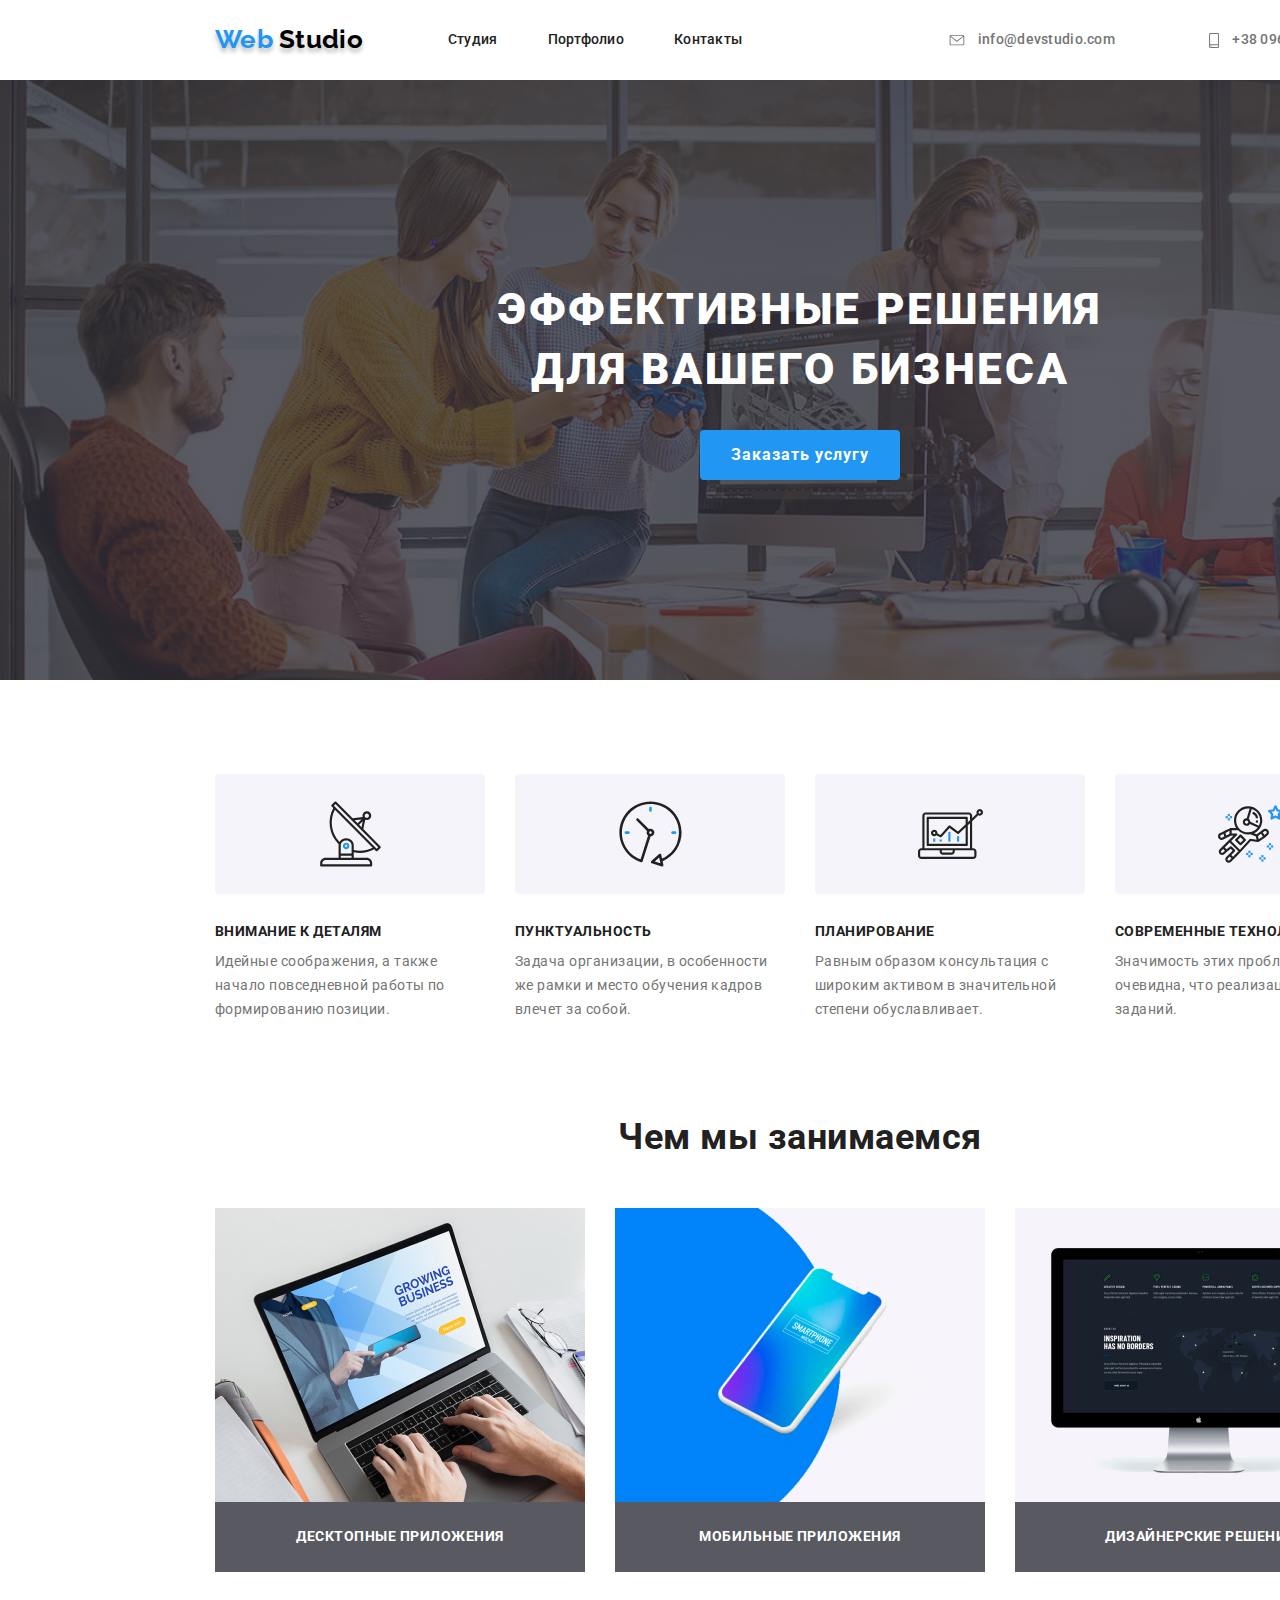
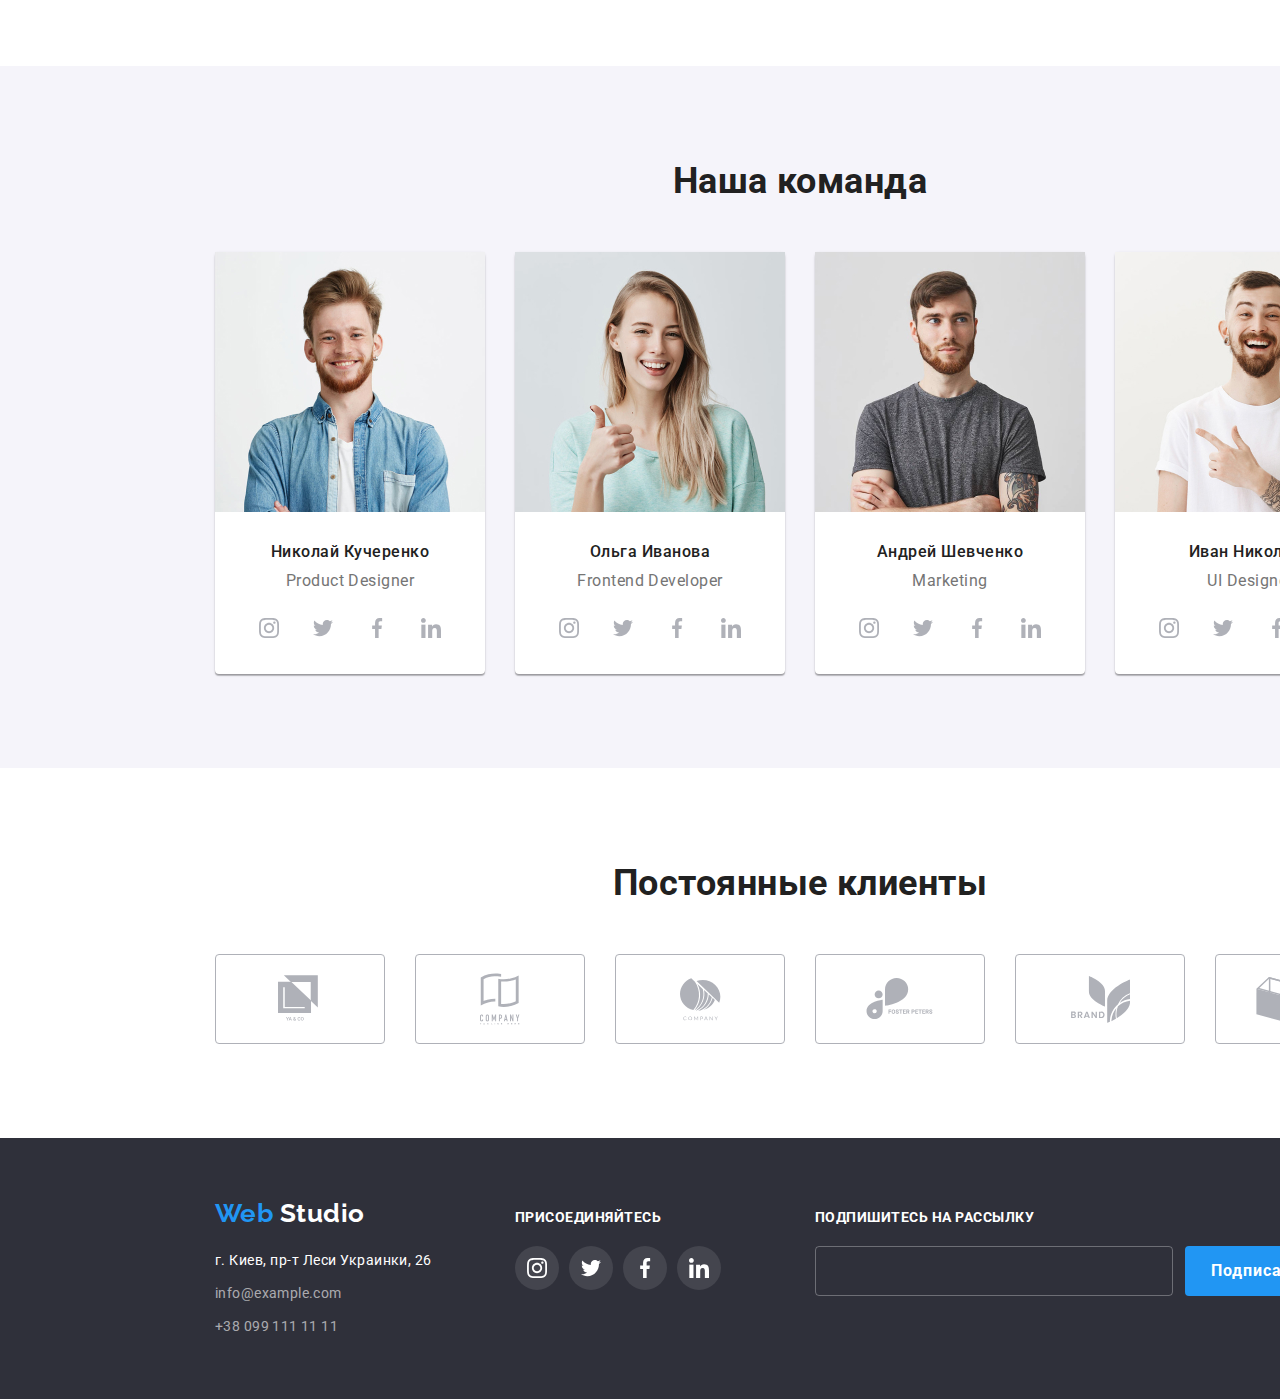
<file: index.html>
<!DOCTYPE html>
<html lang="ru">
<head>
    <meta charset="UTF-8">
    <meta http-equiv="X-UA-Compatible" content="IE=edge">
    <meta name="viewport" content="width=device-width, initial-scale=1.0">
    <link rel="stylesheet" href="https://fonts.googleapis.com/css2?family=Raleway:wght@700&family=Roboto:wght@400;500;700;900&display=swap">
    <link rel="stylesheet" href="https://cdnjs.cloudflare.com/ajax/libs/modern-normalize/1.1.0/modern-normalize.min.css">
    <link rel="stylesheet" href="./style.css">
    <title>Web Studio</title>
</head>
<body>
    <header id="header">
        <div class="container">
            <nav class="nav">
                <a class="logo" href="./index.html"> <span class="accent-logo">Web</span> Studio</a>
                <ul class="main-nav">
                    <li class="item"><a href="#">Студия</a></li>
                    <li class="item"><a href="#">Портфолио</a></li>
                    <li class="item"><a href="#">Контакты</a></li>
                </ul>
            </nav>
            <ul class="main-nav-contacts">
                <li class="item">
                    <a href="mailto:info@example.com" target="_blank">
                        <svg class="icon-contacts icon-envelope" width="16" height="11">
                            <use href="./images/symbol-defs.svg#icon-envelope"></use>
                        </svg> info@devstudio.com</a>
                </li>
                <li class="item">
                    <a href="tel:+380961111122">
                        <svg class="icon-contacts icon-smartphone" width="10" height="15"> 
                            <use href="./images/symbol-defs.svg#icon-smartphone"></use>
                        </svg> +38 096 111 11 22</a></li>
            </ul>
        </div>
    </header>
<main>
    <section class="hero">
       <div class="hero-container">
        <h1>Эффективные решения для вашего бизнеса</h1>
        <button type="button">Заказать услугу</button>
       </div>
    </section>
    <section class="benefits"> 
       <div class="container content">
        <h2>О нас</h2>
        <ul class="list">
            <li class="benefits-item"> 
                <div class="benefits-icon">
                    <svg class="icon" width="65" height="70">
                        <use href="./images/symbol-defs.svg#icon-antenna-1"></use>
                    </svg>
                </div>
                <h3>Внимание к деталям</h3>
                <p>Идейные соображения, а также начало повседневной работы по формированию позиции.</p>
            </li>
            <li class="benefits-item"> 
                <div class="benefits-icon">
                    <svg class="icon" width="65" height="70">
                        <use href="./images/symbol-defs.svg#icon-clock-1"></use>
                    </svg>
                </div>
                <h3>Пунктуальность</h3> 
                <p>Задача организации, в особенности же рамки и место обучения кадров влечет за собой.</p>
            </li>
            <li class="benefits-item">
                <div class="benefits-icon">
                    <svg class="icon" width="65" height="70">
                        <use href="./images/symbol-defs.svg#icon-diagram-1"></use>
                    </svg>
                </div>
                <h3>Планирование</h3>
                <p>Равным образом консультация с широким активом в значительной степени обуславливает.</p>
            </li>
            <li class="benefits-item">
                <div class="benefits-icon">
                    <svg class="icon" width="65" height="70">
                        <use href="./images/symbol-defs.svg#icon-astronaut-1"></use>
                    </svg>
                </div>
                <h3>Современные технологии</h3>
                <p>Значимость этих проблем настолько очевидна, что реализация плановых заданий.</p>
            </li>
        </ul>
       </div>
    </section>
    <section class="projects">
       <div class="container content">
        <h2>Чем мы занимаемся</h2>
        <ul class="list">
            <li class="item"><img src="images/1.jpg" alt="Десктопные приложения" width="370"><b>Десктопные приложения</b></li>
            <li class="item"><img src="images/2.jpg" alt="Мобильные приложения" width="370"><b>Мобильные приложения</b></li>
            <li class="item"><img src="images/3.jpg" alt="Дизайнерские решения" width="370"><b>Дизайнерские решения</b></li>
        </ul>
       </div>
    </section>
    <section class="team">
        <div class="container content">
            <h2>Наша команда</h2>
        <ul class="list">
            <li class="item">
                <img src="images/1-1.jpg" alt="фотография" width="270">
                <h3>Николай Кучеренко</h3> 
                <p>Product Designer</p>
                <ul class="social">
                    <li class="social-item"><a href="https://www.instagram.com/" target="_blank"> 
                        <svg class="social-link">
                            <use href="./images/symbol-defs.svg#icon-instagram"></use>
                        </svg></a></li>
                    <li class="social-item"><a href="https://twitter.com/" target="_blank">
                        <svg class="social-link">
                            <use href="./images/symbol-defs.svg#icon-twitter"></use>
                        </svg>
                    </a></li>
                    <li class="social-item"><a href="https://www.facebook.com/" target="_blank">
                        <svg class="social-link">
                            <use href="./images/symbol-defs.svg#icon-facebook"></use>
                        </svg>
                    </a></li>
                    <li class="social-item"><a href="https://www.linkedin.com/" target="_blank">
                        <svg class="social-link">
                            <use href="./images/symbol-defs.svg#icon-linkedin"></use>
                        </svg>
                    </a></li>
                </ul>
            </li>
            <li class="item">
                <img src="images/1-2.jpg" alt="фотография" width="270"><h3>Ольга Иванова</h3> <p>Frontend Developer </p>
                <ul class="social">
                    <li class="social-item"><a href="https://www.instagram.com/" target="_blank"> 
                        <svg class="social-link">
                            <use href="./images/symbol-defs.svg#icon-instagram"></use>
                        </svg></a></li>
                    <li class="social-item"><a href="https://twitter.com/" target="_blank">
                        <svg class="social-link">
                            <use href="./images/symbol-defs.svg#icon-twitter"></use>
                        </svg>
                    </a></li>
                    <li class="social-item"><a href="https://www.facebook.com/" target="_blank">
                        <svg class="social-link">
                            <use href="./images/symbol-defs.svg#icon-facebook"></use>
                        </svg>
                    </a></li>
                    <li class="social-item"><a href="https://www.linkedin.com/" target="_blank">
                        <svg class="social-link">
                            <use href="./images/symbol-defs.svg#icon-linkedin"></use>
                        </svg>
                    </a></li>
                </ul>
            </li>
            <li class="item">
                <img src="images/1-3.jpg" alt="фотография" width="270"><h3>Андрей Шевченко</h3> <p>Marketing </p>
                <ul class="social">
                    <li class="social-item"><a href="https://www.instagram.com/" target="_blank"> 
                        <svg class="social-link">
                            <use href="./images/symbol-defs.svg#icon-instagram"></use>
                        </svg></a></li>
                    <li class="social-item"><a href="https://twitter.com/" target="_blank">
                        <svg class="social-link">
                            <use href="./images/symbol-defs.svg#icon-twitter"></use>
                        </svg>
                    </a></li>
                    <li class="social-item"><a href="https://www.facebook.com/" target="_blank">
                        <svg class="social-link">
                            <use href="./images/symbol-defs.svg#icon-facebook"></use>
                        </svg>
                    </a></li>
                    <li class="social-item"><a href="https://www.linkedin.com/" target="_blank">
                        <svg class="social-link">
                            <use href="./images/symbol-defs.svg#icon-linkedin"></use>
                        </svg>
                    </a></li>
                </ul>
            </li>
            <li class="item">
                <img src="images/1-4.jpg" alt="фотография" width="270"><h3>Иван Николаев</h3> <p>UI Designer</p>
                <ul class="social">
                    <li class="social-item"><a href="https://www.instagram.com/" target="_blank"> 
                        <svg class="social-link">
                            <use href="./images/symbol-defs.svg#icon-instagram"></use>
                        </svg></a></li>
                    <li class="social-item"><a href="https://twitter.com/" target="_blank">
                        <svg class="social-link">
                            <use href="./images/symbol-defs.svg#icon-twitter"></use>
                        </svg>
                    </a></li>
                    <li class="social-item"><a href="https://www.facebook.com/" target="_blank">
                        <svg class="social-link">
                            <use href="./images/symbol-defs.svg#icon-facebook"></use>
                        </svg>
                    </a></li>
                    <li class="social-item"><a href="https://www.linkedin.com/" target="_blank">
                        <svg class="social-link">
                            <use href="./images/symbol-defs.svg#icon-linkedin"></use>
                        </svg>
                    </a></li>
                </ul>
            </li>
        </ul>
        </div>
    </section>
    <section class="clients">
       <div class="container content">
        <h2>Постоянные клиенты</h2>
        <ul class="list">
            <li class="item">
                <a href="#" target="_blank"> 
                    <svg class="clients-logo" width="44" height="49">
                        <use href="./images/symbol-defs.svg#icon-logo-1"></use>
                    </svg>
                </a>
            </li>
            <li class="item">
                <a href="#" target="_blank"> 
                    <svg class="clients-logo" width="40" height="52">
                        <use href="./images/symbol-defs.svg#icon-logo-2" ></use>
                    </svg>
                </a>
            </li>
            <li class="item">
                <a href="#" target="_blank"> 
                    <svg class="clients-logo" width="41" height="43">
                        <use href="./images/symbol-defs.svg#icon-logo-3" ></use>
                    </svg>
                </a>
            </li>
            <li class="item">
                <a href="#" target="_blank"> 
                    <svg class="clients-logo" width="80" height="42">
                        <use href="./images/symbol-defs.svg#icon-logo-4" ></use>
                    </svg>
                </a>
            </li>
            <li class="item">
                <a href="#" target="_blank"> 
                    <svg class="clients-logo" width="59" height="47"> 
                        <use href="./images/symbol-defs.svg#icon-logo-5"></use>
                    </svg>
                </a>
            </li>
            <li class="item">
                <a href="#" target="_blank"> 
                    <svg class="clients-logo" width="88" height="45">
                        <use href="./images/symbol-defs.svg#icon-logo-6"></use>
                    </svg>
                </a>
            </li>
        </ul>
       </div>
    </section>
</main>
    <footer id="footer">
       <div class="container">
        <div>
            <a class="logo-bottom" href="index.html"> <span class="accent-logo">Web</span> Studio</a>
            <address>г. Киев, пр-т Леси Украинки, 26 <br>
                <a href="mailto:info@example.com">info@example.com</a>
                <a href="tel:+380991111111">+38 099 111 11 11</a>
            </address>
        </div>
        <div class="social">
            <b>Присоединяйтесь</b>
            <ul class="list">
                <li class="social-item"><a href="https://www.instagram.com/" target="_blank"> 
                    <svg class="social-link">
                        <use href="./images/symbol-defs.svg#icon-instagram"></use>
                    </svg></a></li>
                <li class="social-item"><a href="https://twitter.com/" target="_blank">
                    <svg class="social-link">
                        <use href="./images/symbol-defs.svg#icon-twitter"></use>
                    </svg>
                </a></li>
                <li class="social-item"><a href="https://www.facebook.com/" target="_blank">
                    <svg class="social-link">
                        <use href="./images/symbol-defs.svg#icon-facebook"></use>
                    </svg>
                </a></li>
                <li class="social-item"><a href="https://www.linkedin.com/" target="_blank">
                    <svg class="social-link">
                        <use href="./images/symbol-defs.svg#icon-linkedin"></use>
                    </svg>
                </a></li>
            </ul>
        </div>
        <form action="#" class="subscribe">
            <b>Подпишитесь на рассылку</b>
            <input type="email">
            <button type="submit">Подписаться <svg class="send-icon" width="24" height="24">
                <use href="./images/symbol-defs.svg#icon-icon-send"></use>
            </svg></button>
        </form>
       </div>
    </footer>
</body>
</html>
</file>
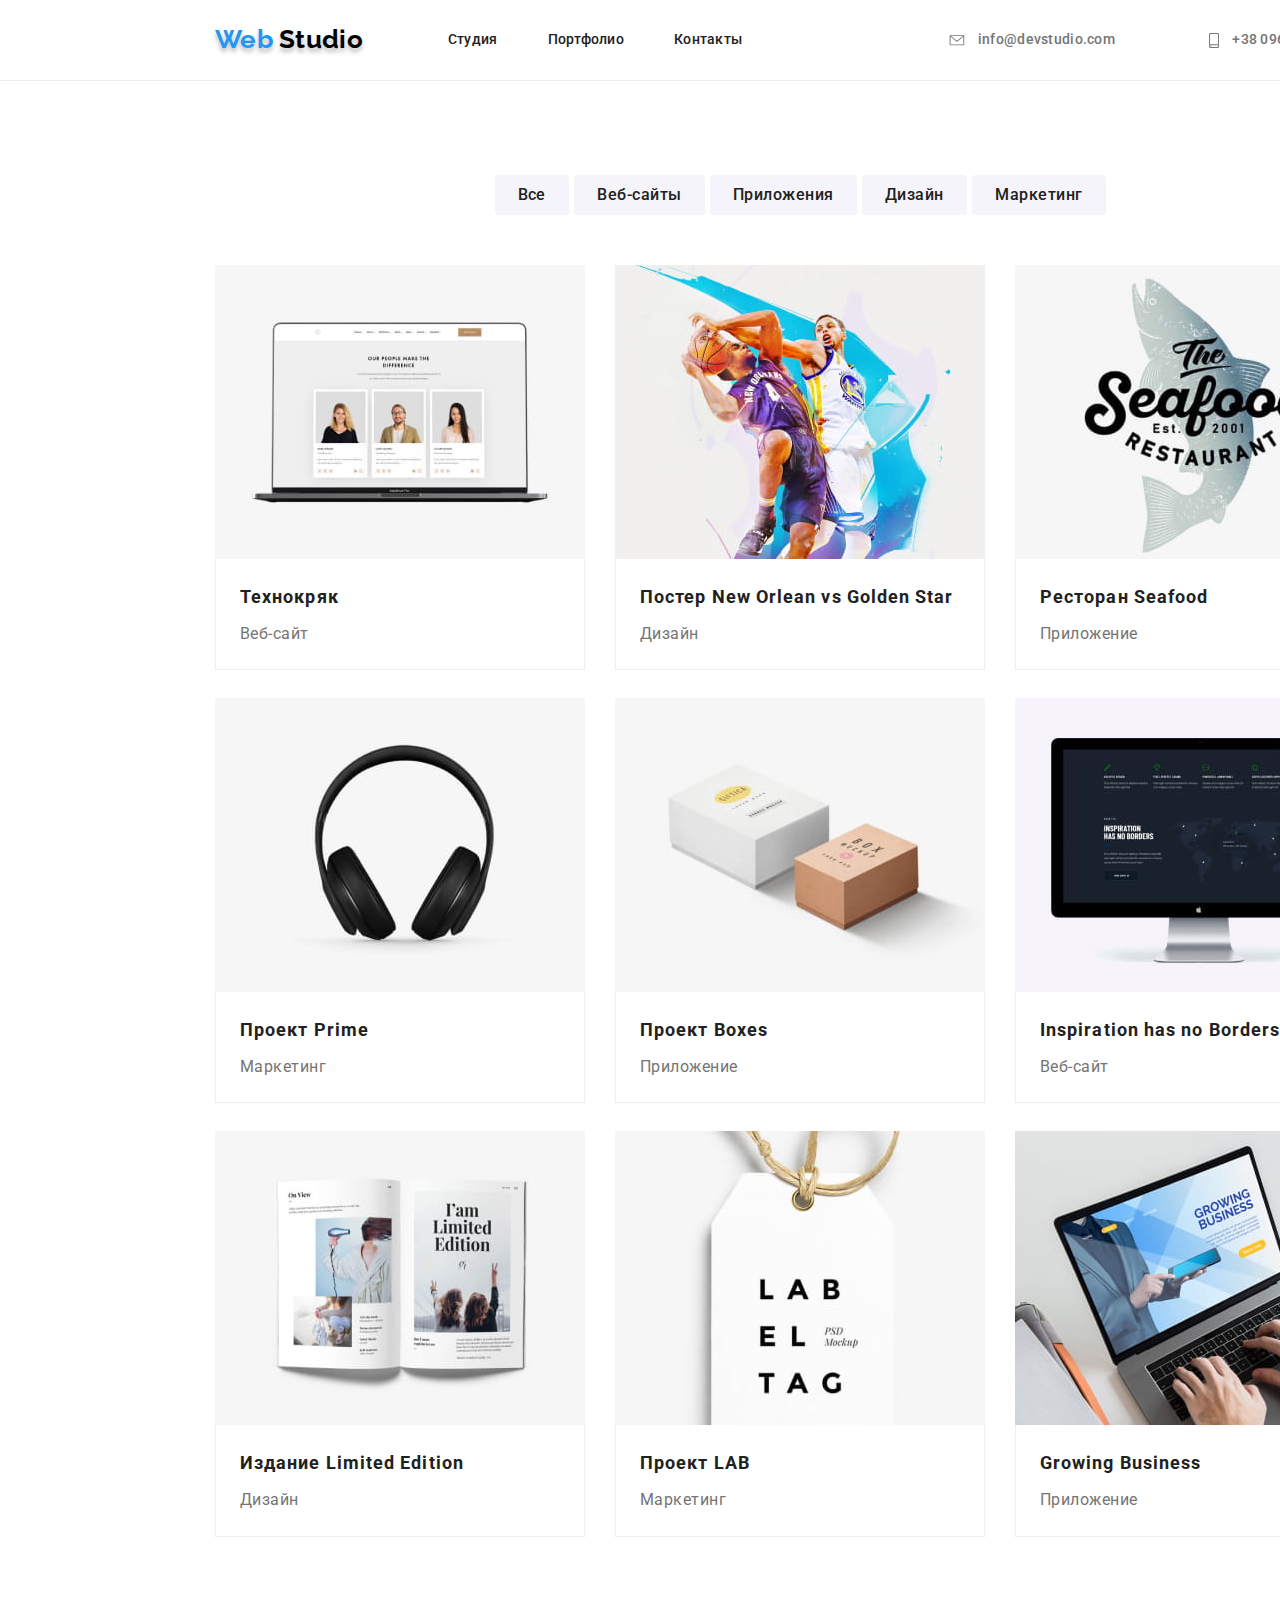
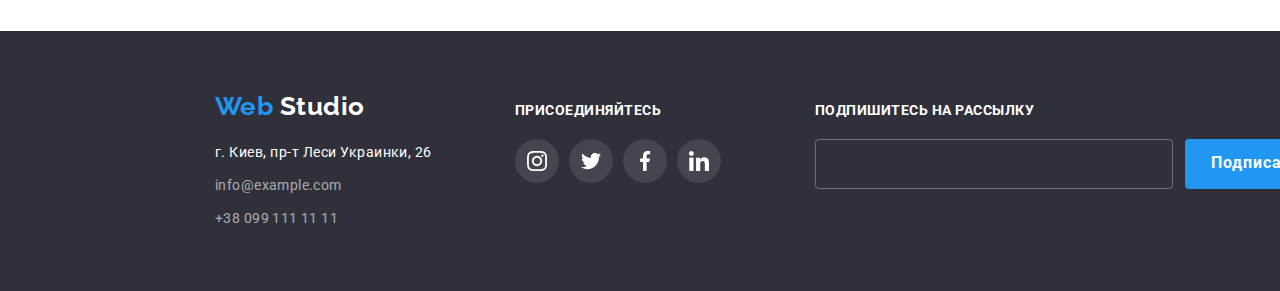
<file: partfolio-page.html>
<!DOCTYPE html>
<html lang="ru">
<head>
    <meta charset="UTF-8">
    <meta http-equiv="X-UA-Compatible" content="IE=edge">
    <meta name="viewport" content="width=\, initial-scale=1.0">
    <link rel="stylesheet" href="https://fonts.googleapis.com/css2?family=Raleway:wght@700&family=Roboto:wght@400;500;700;900&display=swap">
    <link rel="stylesheet" href="https://cdnjs.cloudflare.com/ajax/libs/modern-normalize/1.1.0/modern-normalize.min.css">
    <link rel="stylesheet" href="./style.css">
    <title>Portfolio</title>
</head>
<body>
    <header id="header">
        <div class="container">
            <nav class="nav">
                <a class="logo" href="./index.html"> <span class="accent-logo">Web</span> Studio</a>
                <ul class="main-nav">
                    <li class="item"><a href="#">Студия</a></li>
                    <li class="item"><a href="#">Портфолио</a></li>
                    <li class="item"><a href="#">Контакты</a></li>
                </ul>
            </nav>
            <ul class="main-nav-contacts">
                <li class="item">
                    <a href="mailto:info@example.com" target="_blank">
                        <svg class="icon-contacts icon-envelope" width="16" height="11">
                            <use href="./images/symbol-defs.svg#icon-envelope"></use>
                        </svg> info@devstudio.com</a>
                </li>
                <li class="item">
                    <a href="tel:+380961111122">
                        <svg class="icon-contacts icon-smartphone" width="10" height="15"> 
                            <use href="./images/symbol-defs.svg#icon-smartphone"></use>
                        </svg> +38 096 111 11 22</a></li>
            </ul>
        </div>
    </header>
    <main>
        <section id="projects">
            <div class="container content">
                <h2>Наши проекты</h2>
                <ul class="projects-filter-list">
                    <li>
                        <button type="button">Все</button>
                    </li>
                    <li>
                        <button type="button">Веб-сайты</button>
                    </li>
                    <li>
                        <button type="button">Приложения</button>
                    </li>
                    <li>
                        <button type="button">Дизайн</button>
                    </li>
                    <li>
                        <button type="button">Маркетинг</button>
                    </li>
                </ul>
                <ul class="projects-examples-list">
                    <li class="cards">
                        <img src="./images/img-1.jpg" alt="Проект Технокряк" width="370" height="294">
                        <div>
                            <h3>Технокряк</h3>
                            <p>Веб-сайт</p>
                        </div>
                    </li>
                    <li class="cards">
                        <img src="./images/img-2.jpg" alt="Постер" width="370" height="294">
                        <div>
                            <h3>Постер New Orlean vs Golden Star</h3>
                            <p>Дизайн</p>
                        </div>
                    </li>
                    <li class="cards">
                        <img src="./images/img-3.jpg" alt="логотип ресторана" width="370" height="294">
                        <div>
                            <h3>Ресторан Seafood</h3>
                            <p>Приложение</p>
                        </div>
                    </li>
                    <li class="cards">
                        <img src="./images/img-4.jpg" alt="Проект" width="370" height="294">
                        <div>
                            <h3>Проект Prime</h3>
                            <p>Маркетинг</p>
                        </div>
                    </li>
                    <li class="cards">
                        <img src="./images/img-5.jpg" alt="Проект" width="370" height="294">
                        <div>
                            <h3>Проект Boxes</h3>
                            <p>Приложение</p>
                        </div>
                    </li>
                    <li class="cards">
                        <img src="./images/img-6.jpg" alt="Сайт" width="370" height="294">
                        <div>
                            <h3>Inspiration has no Borders</h3>
                            <p>Веб-сайт</p>
                        </div>
                    </li>
                    <li class="cards">
                        <img src="./images/img-7.jpg" alt="Издание" width="370" height="294">
                        <div>
                            <h3>Издание Limited Edition</h3>
                            <p>Дизайн</p>
                        </div>
                    </li>
                    <li class="cards">
                        <img src="./images/img-8.jpg" alt="Проект" width="370" height="294">
                        <div>
                            <h3>Проект LAB</h3>
                            <p>Маркетинг</p>
                        </div>
                    </li>
                    <li class="cards">
                        <img src="./images/img-9.jpg" alt="Приложение" width="370" height="294">
                        <div>
                            <h3>Growing Business</h3>
                            <p>Приложение</p>
                        </div>
                    </li>
                </ul>
            </div>
        </section>
    </main>
    <footer id="footer">
        <div class="container">
         <div>
             <a class="logo-bottom" href="index.html"> <span class="accent-logo">Web</span> Studio</a>
             <address>г. Киев, пр-т Леси Украинки, 26 <br>
                 <a href="mailto:info@example.com">info@example.com</a>
                 <a href="tel:+380991111111">+38 099 111 11 11</a>
             </address>
         </div>
         <div class="social">
             <b>Присоединяйтесь</b>
             <ul class="list">
                 <li class="social-item"><a href="https://www.instagram.com/" target="_blank"> 
                     <svg class="social-link">
                         <use href="./images/symbol-defs.svg#icon-instagram"></use>
                     </svg></a></li>
                 <li class="social-item"><a href="https://twitter.com/" target="_blank">
                     <svg class="social-link">
                         <use href="./images/symbol-defs.svg#icon-twitter"></use>
                     </svg>
                 </a></li>
                 <li class="social-item"><a href="https://www.facebook.com/" target="_blank">
                     <svg class="social-link">
                         <use href="./images/symbol-defs.svg#icon-facebook"></use>
                     </svg>
                 </a></li>
                 <li class="social-item"><a href="https://www.linkedin.com/" target="_blank">
                     <svg class="social-link">
                         <use href="./images/symbol-defs.svg#icon-linkedin"></use>
                     </svg>
                 </a></li>
             </ul>
         </div>
         <form action="#" class="subscribe">
             <b>Подпишитесь на рассылку</b>
             <input type="email">
             <button type="submit">Подписаться <svg class="send-icon" width="24" height="24">
                 <use href="./images/symbol-defs.svg#icon-icon-send"></use>
             </svg></button>
         </form>
        </div>
     </footer>
</body>
</html>
</file>
<file: style.css>
:root {
    --primary-backgroud-color:#FFFFFF;
    --primary-text-color: #212121;
    --secondary-text-color: #757575;
    --accent-color: #2196F3;
}

html {
    box-sizing: border-box;
    width: 1600px;
    margin: auto;
}

*,
* ::before,
* ::after {
    box-sizing: border-box;
}

body {
    margin: 0px;

    background-color: var(--primary-backgroud-color);
    color: var(--primary-text-color);
    font-family: 'Roboto', sans-serif;
    font-style: normal;
    letter-spacing: 0.03em;
}
.container {
    width: 1200px;
    margin: 0px auto;
    padding: 0 15px;
}
ul {
    list-style: none;
    padding: 0;
    margin-top: 0;
    margin-bottom: 0;
}
a {
    text-decoration: none;
}

h2 {
    font-weight: 700;
    font-size: 36px;
    line-height: 1.17;
    text-align: center;

    margin:0 0 50px 0;
}

img {
    display: block;
}


/* header start */

/* logo */
.logo {
    margin-right: 85px;
    color: #000000;
    font-family: 'Raleway', sans-serif;
    font-weight: 700;
    font-size: 26px;
    line-height: 1.2;
    text-shadow: 0px 4px 4px rgba(0%, 0%, 0%, 25%);
    }

.accent-logo {
    color: var(--accent-color);
}

/* nav */
header >.container {
    display: flex;
    align-items: center;
    justify-content: space-between;
}
.nav {
    display: flex;
    align-items: center;

    font-weight: 500;
    font-size: 14px;
    line-height: 1.14;
    letter-spacing: 0.02em;
}


/* main nav */
.main-nav {
    display: flex;
    width: 294px;
    padding: 0px;
}

.main-nav > .item:not(:last-child) {
    margin-right: 50px;
}

.main-nav > .item {
    position: relative;
   padding: 32px 0; 
}

.main-nav a {
    color: var(--primary-text-color);
}

.main-nav >.item::before {
content: "";
position: absolute;
width: 100%;
height: 4px;
bottom: 0;
background-color: transparent;
}

.main-nav >.item:hover::before {
    background-color: var(--accent-color);
}

/* main nav contacts */

.main-nav-contacts {
    display: flex;
    margin: 0px;
    padding: 0px;

    font-weight: 500;
    font-size: 14px;
    line-height: 1.14;
    letter-spacing: 0.02em;
}
.main-nav-contacts >.item {
    padding: 32px;
}
.main-nav-contacts >.item:not(:last-child) {
    margin-right: 30px;
}
.main-nav-contacts a {
    color: var(--secondary-text-color);
}

.icon-contacts {
    vertical-align: middle;
    fill: var(--secondary-text-color);
    margin-right: 10px;
}

.main-nav-contacts .item:hover svg,
.main-nav-contacts .item:focus svg {
    fill: var(--accent-color);
}

#header .item:hover a,
#header .item:focus a {
    color: var(--accent-color);
}


/* header end */


/* hero  start*/

.hero-container {
    height: 600px;

    text-align: center;
    background-color: #757575;
    background-repeat: no-repeat;
    background-size: cover;
    background-image: linear-gradient(rgba(47, 48, 58, 0.8), rgba(47, 48, 58, 0.8)), url(./images/Header\ img.jpg);
}

.hero h1 {
    display: inline-block;
    margin: 200px auto 30px;
    width: 696px;

   
    color: #FFFFFF;
    font-weight: 900;
    font-size: 44px;
    line-height: 1.36;
    letter-spacing: 0.06em;
    text-transform: uppercase;
}
.hero button {
    display: block;
    width: 200px;
    min-height: 50px;
    margin: 0 auto;
    border: 2px solid transparent;
    border-radius: 4px;


    background-color: var(--accent-color);
    color: #FFFFFF;
    border-color: var(--accent-color);
    font-family: 'Roboto';
    font-weight: 700;
    font-size: 16px;
    line-height: 1.88;
    text-align: center;
    letter-spacing: 0.06em;    
}

.hero button:hover {
    cursor: pointer;
    background-color: rgba(33, 150, 243, 0.5);
    border: 2px solid rgba(33, 150, 243, 0.5);
}
/* hero end */

/* benefits start*/

.benefits .list {
    display: flex;
    justify-content: space-between;
    margin: 0px;
    padding: 0px;
}

.benefits-item {
    width: 270px;
}

.benefits-icon {
    width: 270px;
    height: 120px;
    position: relative;
    background-color: #F5F4FA;
    border: 1px solid transparent;
    border-radius: 4px;
}

.benefits-icon .icon {
 position: absolute;
 top: 50%;
 transform: translateY(-50%);
 left: 0;
 right: 0;
 margin: auto;
 text-align: center;

}
/* .benefits .item::before {
    display: block;
    content: '';
    height: 120px;
    background-color: #F5F4FA;
    background-size: 70px;
    background-repeat: no-repeat;
    background-position: center;
} */

/* .benefits .item:nth-child(1)::before {
    background-image: url(./images/antenna\ 1.png);
}

.benefits .item:nth-child(2)::before {
    background-image: url(./images/clock\ 1.png);

}

.benefits .item:nth-child(3)::before {
    background-image: url(./images/diagram\ 1.png);
}

.benefits .item:nth-child(4)::before {
    background-image: url(./images/astronaut\ 1.png);
} */

.content {
padding-top: 94px;
padding-bottom: 94px;
}

.benefits .content {
    padding-bottom: 0px;
}

.benefits p {
    color: var(--secondary-text-color);
    font-weight: 400;
    font-size: 14px;
    line-height: 1.71;

    margin: 10px 0 0 0;
}

.benefits h2 {
     display: none;
}

.benefits h3 {
    font-weight: 700;
    font-size: 14px;
    line-height: 1.14;
    text-transform: uppercase;

    margin: 30px 0 0 0;
}


/* benefits end */

/* projects start*/

.projects .list {
    display: flex;
    justify-content: space-between;
}

.projects b {
    display: inline-block;
    width: 370px;
    padding: 27px 0;

    color: #FFFFFF;
    background-color: rgba(47, 48, 58, 0.8);
    font-weight: 700;
    font-size: 14px;
    line-height: 1.14;
    text-transform: uppercase;
    text-align: center;
}

/* project end  */

/* our team start*/

.team {
    background-color: #F5F4FA;
}

.team .list {
    display: flex;
    justify-content: space-between;
}

.team .item {
    background-color: var(--primary-backgroud-color);
    border-radius: 4px;
    box-shadow: 0px 1px 3px rgba(0, 0, 0, 0.12), 0px 1px 1px rgba(0, 0, 0, 0.14), 0px 2px 1px rgba(0, 0, 0, 0.2);
}
.team h3 {
    margin: 30px 0 0 0;

    font-weight: 500;
    font-size: 16px;
    line-height: 1.19;
    text-align: center;
}

.team p {
    margin: 10px 0 0 0;

    color: var(--secondary-text-color);
    font-weight: 400;
    font-size: 16px;
    line-height: 1.19;
    text-align: center;
}

.team .social {
    display: flex;
    margin: 16px 32px 24px;
    justify-content: space-between;
}
.social .social-item {
    height: 44px;
}

.social-link {
    box-sizing: content-box;
    width: 20px;
    height: 20px;
    fill: #AFB1B8;
}
.social a {
    display: flex;
    justify-content: center;
    align-items: center;
    width: 44px;
    height: 44px;
    border: 1px solid transparent;
    background-color: transparent;
    border-radius: 50%;
}
.social-item:hover svg,
.social-item:focus svg {
    fill: var(--primary-backgroud-color);
    background-color: var(--accent-color);
}

.social-item:hover a,
.social-item:focus a {
    background-color: var(--accent-color);
}
/* our team end  */

/* clients start*/

.clients .list {
    display: flex;
    justify-content: space-between;
    align-items: center;
}
.clients .list a {
    display: flex;
    width: 170px;
    height: 90px;
    justify-content: center;
    align-items: center;
    border: 1px solid #AFB1B8;
    border-radius: 4px;
}
.clients-logo {
    fill: #AFB1B8;
}


.clients .list .item:hover a,
.clients .list .item:focus a {
    border: 1px solid var(--accent-color);
}

.clients .list .item:hover svg,
.clients .list .item:focus svg {
    fill: var(--accent-color);
}

/* clients end  */

/* footer start */
footer .container {
    display: flex;
    align-items: baseline;
    padding: 60px 15px;
}
#footer {
    color: #FFFFFF;
    background-color: #2F303A;
}

.logo-bottom {
    display: block;
    margin: 0 0 20px;
    color:#FFFFFF;
    font-family: 'Raleway';
    font-weight: 700;
    font-size: 26px;
    line-height: 1.19;

    
}
address {
    font-style: normal;
    font-weight: 400;
    font-size: 14px;
    line-height: 1.71;
    width: 231px;
}

address > a {
    display: block;
    margin-top: 9px;

    color: rgba(255, 255, 255, 0.6);
    font-style: normal;
    font-weight: 400;
    font-size: 14px;
    line-height: 1.71;
    letter-spacing: 0.03em;
}

footer b {
    margin: 0 0 20px;
    display: inline-block;

    font-weight: 700;
    font-size: 14px;
    line-height: 1.14;
    text-transform: uppercase;
}

footer .social {
    margin-left: 69px;
    margin-right: 94px;
}

.social .list {
    display: flex;
    width: 206px;
    justify-content: space-between;
}
#footer .social-link {
fill: var(--primary-backgroud-color);
}
#footer .social-item a {
    background-color: rgba(255, 255, 255, 0.1);
}

#footer .social-item:hover a,
#footer .social-item:focus a {
    background-color: var(--accent-color)
} 

footer  form {
    display: flex;
    justify-content: flex-start;
    flex-wrap: wrap;
}

.subscribe > button {
    display: block;
    width: 200px;
    min-height: 50px;
    margin: 0;
    border: 2px solid transparent;
    border-radius: 4px;
    cursor: pointer;

    background-color: var(--accent-color);
    color: #FFFFFF;
    border-color: var(--accent-color);
    font-family: 'Roboto';
    font-style: normal;
    font-weight: 700;
    font-size: 16px;
    line-height: 1.88;
    letter-spacing: 0.06em;
}

footer input {
    width: 358px;
    min-height: 50px;
    border: 1px solid rgba(255, 255, 255, 30%);
    border-radius: 4px;
    margin-right: 12px;

    font-family: inherit;
    background-color: inherit;
    color: #FFFFFF;
}
.send-icon {
    fill: var(--primary-backgroud-color);
    vertical-align: middle;
    margin-left: 10px;
}



/* footer end  */

/* Portfolio page start */

/* projects filter list start */

#projects {
    border-top: 1px solid #ECECEC;
}
#projects h2 {
    display: none;
}

.projects-filter-list {
    display: flex;
    width: 611px;
    justify-content: space-between;
    align-items: stretch;
    margin: auto;
    margin-bottom: 50px;
}

.projects-filter-list button {
    padding: 6px 22px;
    border: 1px solid transparent;
    border-radius: 4px;
    background-color: #F5F4FA;
    color: var(--primary-text-color);
    font-family: 'Roboto';
    font-style: normal;
    font-weight: 500;
    font-size: 16px;
    line-height: 1.6;
    letter-spacing: 0.03em;
}

.projects-filter-list button:hover {
    background-color: var(--accent-color);
    color: var(--primary-backgroud-color);
    cursor: pointer;
}

/* projects filter list end  */

/* projects examples list start  */

.projects-examples-list {
    display: flex;
    flex-wrap: wrap;
    justify-content: space-between;
    align-content: space-between;
    height: 1272px;
}

.projects-examples-list h3 {
    font-weight: 700;
    font-size: 18px;
    line-height: 2;
    letter-spacing: 0.06em;
    margin: 0;
}

.projects-examples-list p {
    color: var(--secondary-text-color);
    font-weight: 400;
    font-size: 16px;
    line-height: 1.9;
    margin: 4px 0 0 0;

}

.projects-examples-list div {
    padding: 20px 24px;
    border-bottom: 1px solid #EEEEEE;
    border-right: 1px solid #EEEEEE;
    border-left: 1px solid #EEEEEE;
}

.projects-examples-list >.cards:hover {
box-shadow: 0px 1px 1px rgba(0, 0, 0, 0.12), 0px 4px 4px rgba(0, 0, 0, 0.06), 1px 4px 6px rgba(0, 0, 0, 0.16);
cursor: pointer;
}
/* projects examples list end  */
</file>
